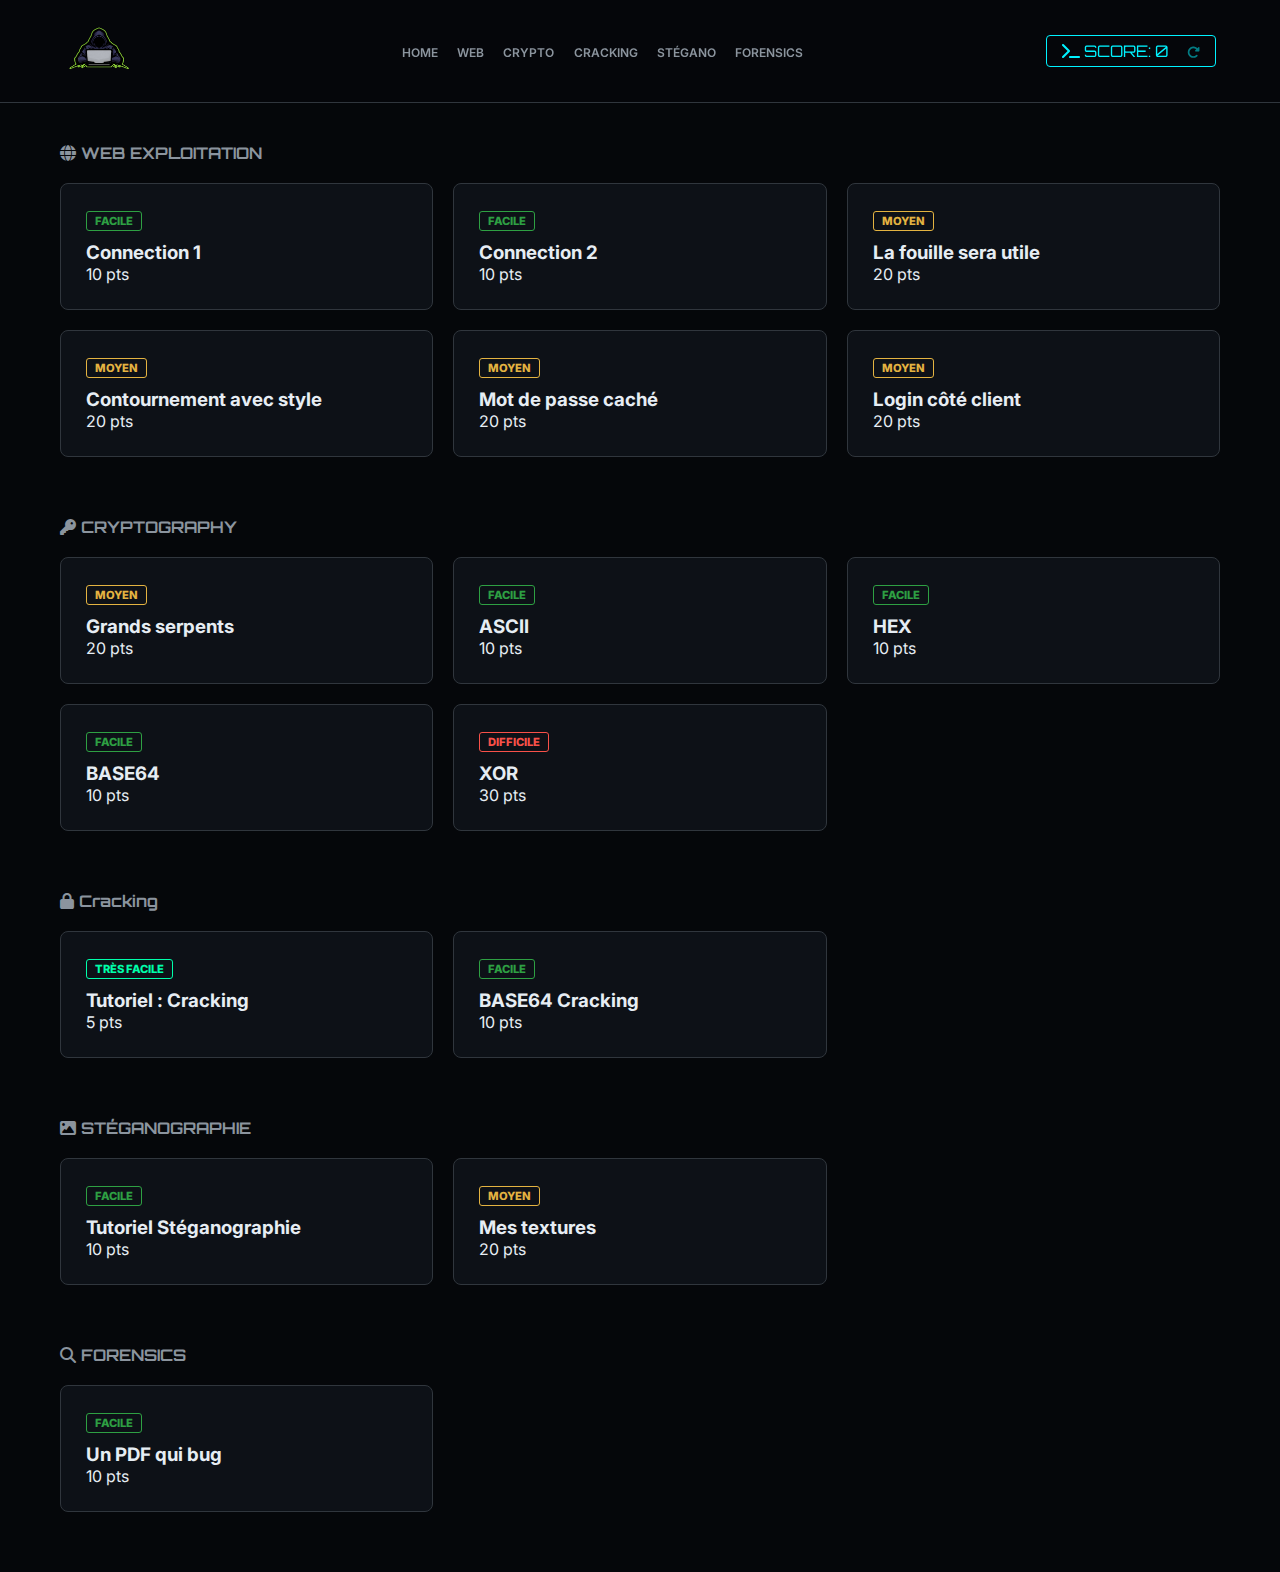
<file: CTF/index.html>
<!DOCTYPE html>
<html lang="fr">
<head>
    <meta charset="UTF-8">
    <meta name="viewport" content="width=device-width, initial-scale=1.0">
    <title>CTF</title>
    <link rel="stylesheet" href="ne pas toucher/style.css">
    <link href="https://fonts.googleapis.com/css2?family=Orbitron:wght@400;700;900&family=Inter:wght@300;400;600;800&display=swap" rel="stylesheet">
    <link rel="stylesheet" href="https://cdnjs.cloudflare.com/ajax/libs/font-awesome/6.4.0/css/all.min.css">
</head>
<body>
    <nav>
        <img src="ne pas toucher/logo.png" alt="Logo du site" class="logo">
        <ul class="nav-links">
            <li><a href="#" onclick="showSection('all')">Home</a></li>
            <li><a href="#" onclick="showSection('section-web')">Web</a></li>
            <li><a href="#" onclick="showSection('section-crypto')">Crypto</a></li>
            <li><a href="#" onclick="showSection('section-Cracking')">Cracking</a></li>
            <li><a href="#" onclick="showSection('section-stegano')">Stégano</a></li>
            <li><a href="#" onclick="showSection('section-forensics')">Forensics</a></li>
        </ul>
        <div class="score-container">
            <i class="fas fa-terminal"></i> SCORE: <span id="user-points">0</span>
            <i class="fas fa-redo-alt" id="reset-btn" title="Réinitialiser" onclick="resetProgress()" style="margin-left:15px; cursor:pointer; font-size:0.8rem; opacity:0.5;"></i>
        </div>
    </nav>

    <main class="container">
        <section id="section-web" class="category-block">
            <h2 class="category-title"><i class="fas fa-globe"></i> WEB EXPLOITATION</h2>
            <div id="list-web" class="grid-challenges"></div>
        </section>

        <section id="section-crypto" class="category-block">
            <h2 class="category-title"><i class="fas fa-key"></i> CRYPTOGRAPHY</h2>
            <div id="list-crypto" class="grid-challenges"></div>
        </section>

        <section id="section-Cracking" class="category-block">
            <h2 class="category-title"><i class="fas fa-lock"></i> Cracking</h2>
            <div id="list-Cracking" class="grid-challenges"></div>
        </section>

        <section id="section-stegano" class="category-block">
            <h2 class="category-title"><i class="fas fa-image"></i> STÉGANOGRAPHIE</h2>
            <div id="list-stegano" class="grid-challenges"></div>
        </section>

        <section id="section-forensics" class="category-block">
            <h2 class="category-title"><i class="fas fa-search"></i> FORENSICS</h2>
            <div id="list-forensics" class="grid-challenges"></div>
        </section>
    </main>

    <div id="challenge-sidebar" class="sidebar">
        <div class="sidebar-content">
            <div class="sidebar-header">
                <span id="side-category" class="tag">CATÉGORIE</span>
                <button class="btn-close" onclick="closeSidebar()"><i class="fas fa-times"></i></button>
            </div>
            <h2 id="side-title">Titre</h2>
            <div id="side-diff" class="difficulty-label">Difficulté</div>
            <div class="points-badge"><i class="fas fa-bolt"></i> <span id="side-points">0</span> POINTS</div>
            <div class="description-box"><p id="side-desc">Description...</p></div>
            <div class="submission-zone">
                <input type="text" id="flag-input" placeholder="FLAG{...}">
                <button id="submit-btn" onclick="checkFlag()">VALIDER</button>
                <p id="feedback"></p>
            </div>
        </div>
    </div>

    <div id="overlay" class="overlay" onclick="closeSidebar()"></div>

    <script src="ne pas toucher/script.js"></script>
</body>
</html>
</file>
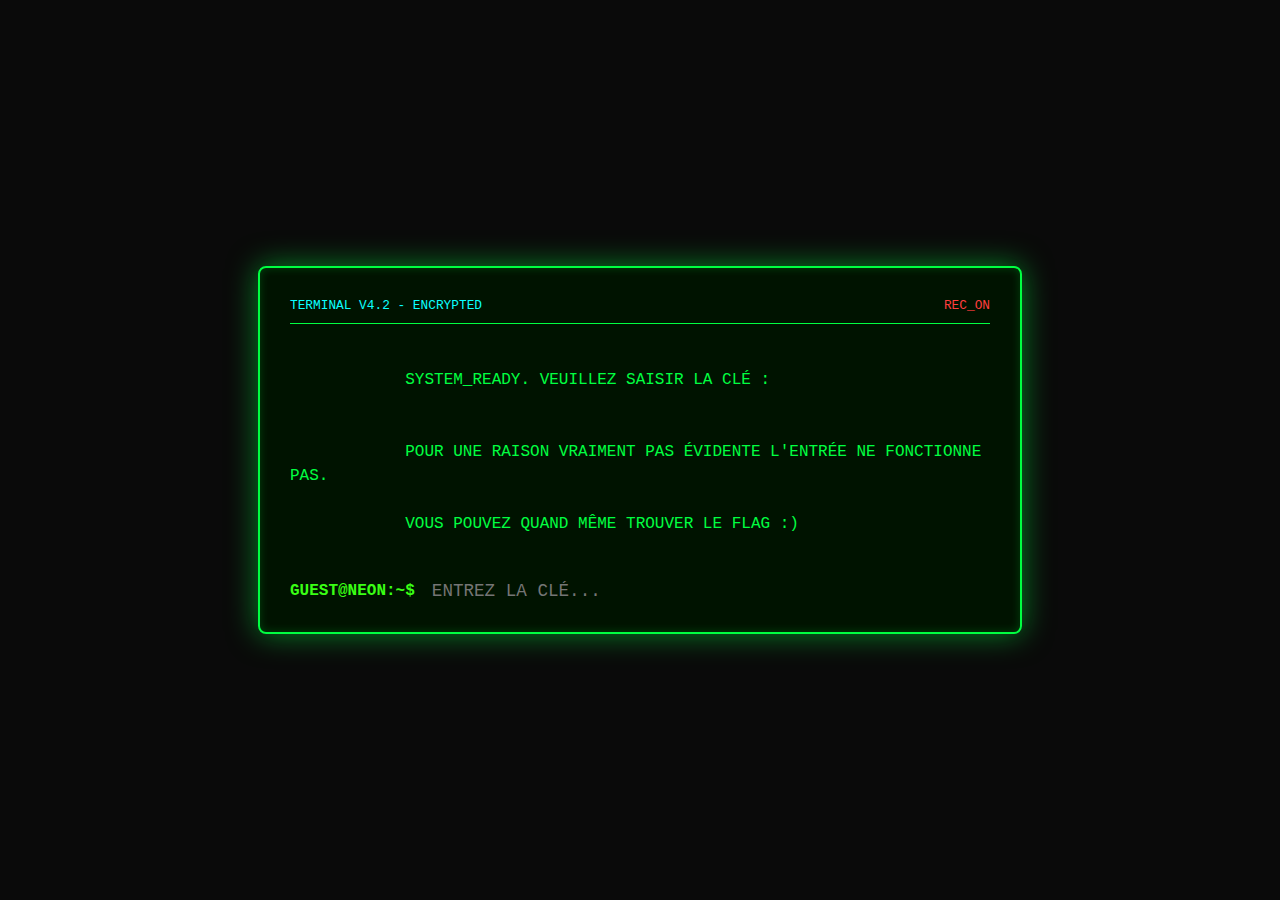
<file: ctf/ne pas toucher/web/defi7/index.html>
<!DOCTYPE html>
<html lang="fr">
<head>
    <meta charset="UTF-8">
    <title>TERMINAL_ACCESS</title>
    <link rel="stylesheet" href="style.css">
</head>
<body>
    <div class="scanline"></div>
    <div class="terminal">
        <header>
            <span class="system-label">TERMINAL V4.2 - ENCRYPTED</span>
            <span class="status-blink">REC_ON</span>
        </header>
        
        <div id="output">
            SYSTEM_READY. VEUILLEZ SAISIR LA CLÉ :<br><br>
            POUR UNE RAISON VRAIMENT PAS ÉVIDENTE L'ENTRÉE NE FONCTIONNE PAS.<br>
            VOUS POUVEZ QUAND MÊME TROUVER LE FLAG :)
        </div>
        
        <div class="input-line">
            <span class="prompt">GUEST@NEON:~$</span>
            <input type="text" id="inputField" autofocus autocomplete="off" spellcheck="false" placeholder="ENTREZ LA CLÉ...">
        </div>
    </div>
    <script src="script.js"></script>
</body>
</html>
</file>
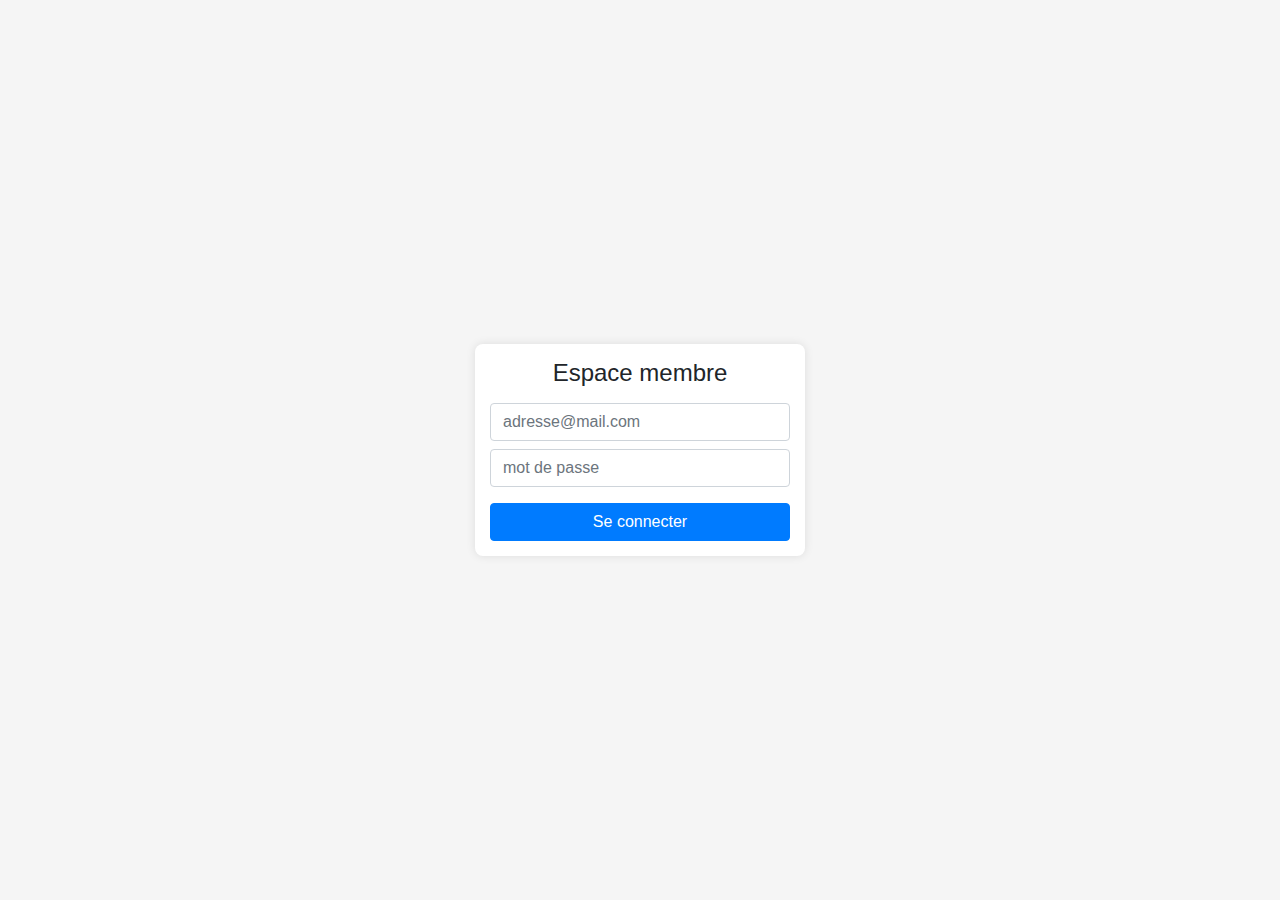
<file: CTF/ne pas toucher/web/defi1/defi1.html>
<!DOCTYPE html>
<html lang="fr">
<head>
  <meta charset="utf-8">
  <title>Défi 1</title>
  <meta name="viewport" content="width=device-width, initial-scale=1">

  <!-- Bootstrap -->
  <link rel="stylesheet" href="https://cdn.jsdelivr.net/npm/bootstrap@4.0.0/dist/css/bootstrap.min.css">
  <link href="style.css" rel="stylesheet">

<body>

  <div class="form-signin">
    <h1 class="h4 mb-3">Espace membre</h1>

    <span id="return"></span>

    <form>
      <input type="email"
             id="inputEmail"
             class="form-control mb-2"
             placeholder="adresse@mail.com"
             required>

      <input type="password"
             id="inputPassword"
             class="form-control mb-3"
             placeholder="mot de passe"
             autocomplete="off"
             required>

      <button type="submit"
              class="btn btn-primary btn-block"
              id="bouton">
        Se connecter
      </button>
    </form>
  </div>

  <!-- jQuery -->
  <script src="https://ajax.googleapis.com/ajax/libs/jquery/3.6.0/jquery.min.js"></script>
  <script src="script.js"></script>

</body>
</html>
</file>
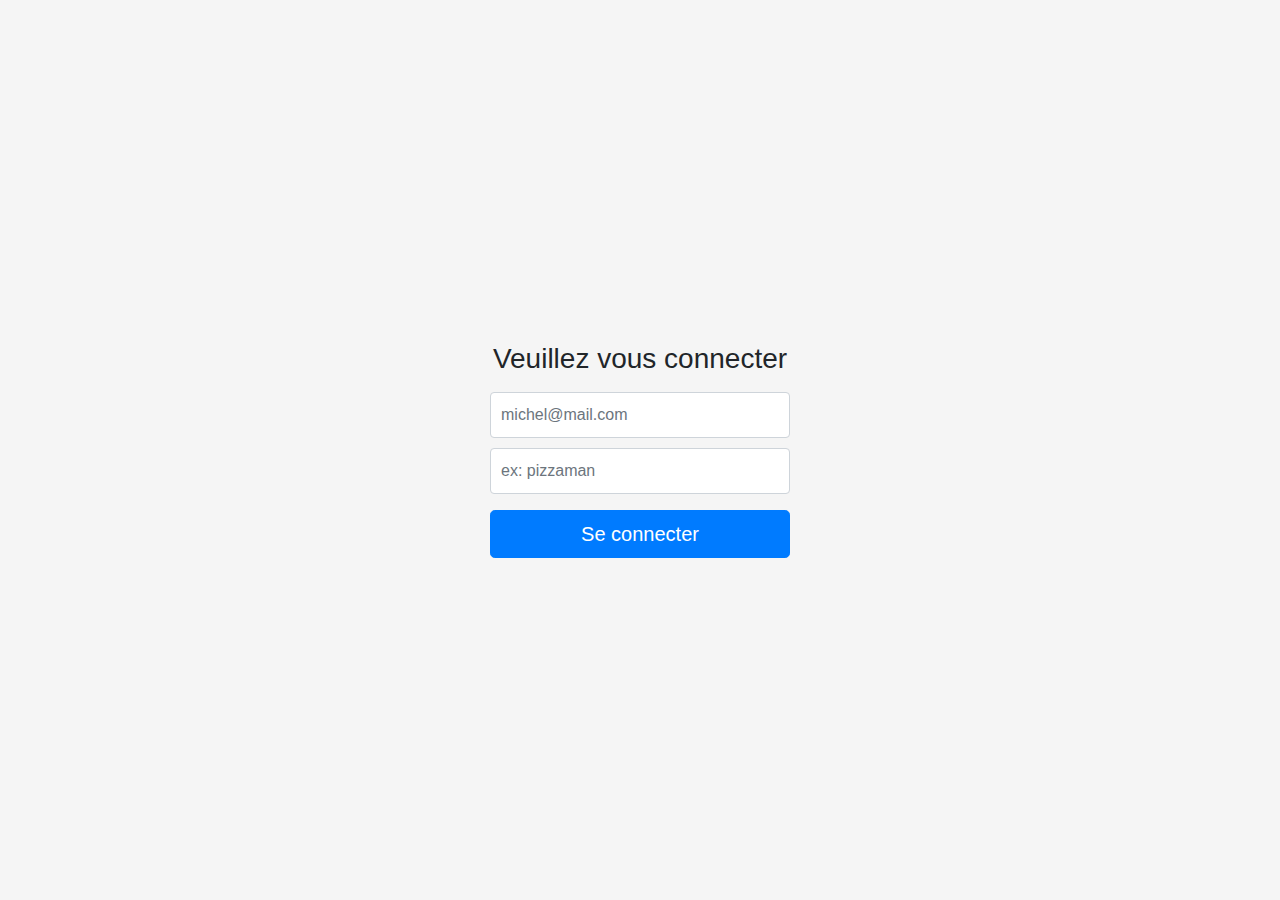
<file: CTF/ne pas toucher/web/defi2/defi2.html>
<!DOCTYPE html>
<html lang="fr">
<head>
  <meta charset="UTF-8">
  <meta name="viewport" content="width=device-width, initial-scale=1.0">
  <title>Défi 2</title>
  <link rel="stylesheet" href="https://cdn.jsdelivr.net/npm/bootstrap@4.0.0/dist/css/bootstrap.min.css">
  <link rel="stylesheet" href="style.css">
</head>
<body>
  <div class="form-signin">
    <h1 class="h3 mb-3 font-weight-normal">Veuillez vous connecter</h1>
    <span id="return"></span>
    <form>
      <input type="email" id="inputEmail" class="form-control" placeholder="michel@mail.com">
      <input type="password" id="inputPassword" class="form-control" placeholder="ex: pizzaman" required>
      <div class="checkbox mb-3">
      </div>
      <input type="submit" id="bouton" class="btn btn-lg btn-primary btn-block" value="Se connecter">
    </form>
  </div>
  <script src="https://ajax.googleapis.com/ajax/libs/jquery/1.12.2/jquery.min.js"></script>
  <script src="script.js"></script>
</body>
</html>
</file>
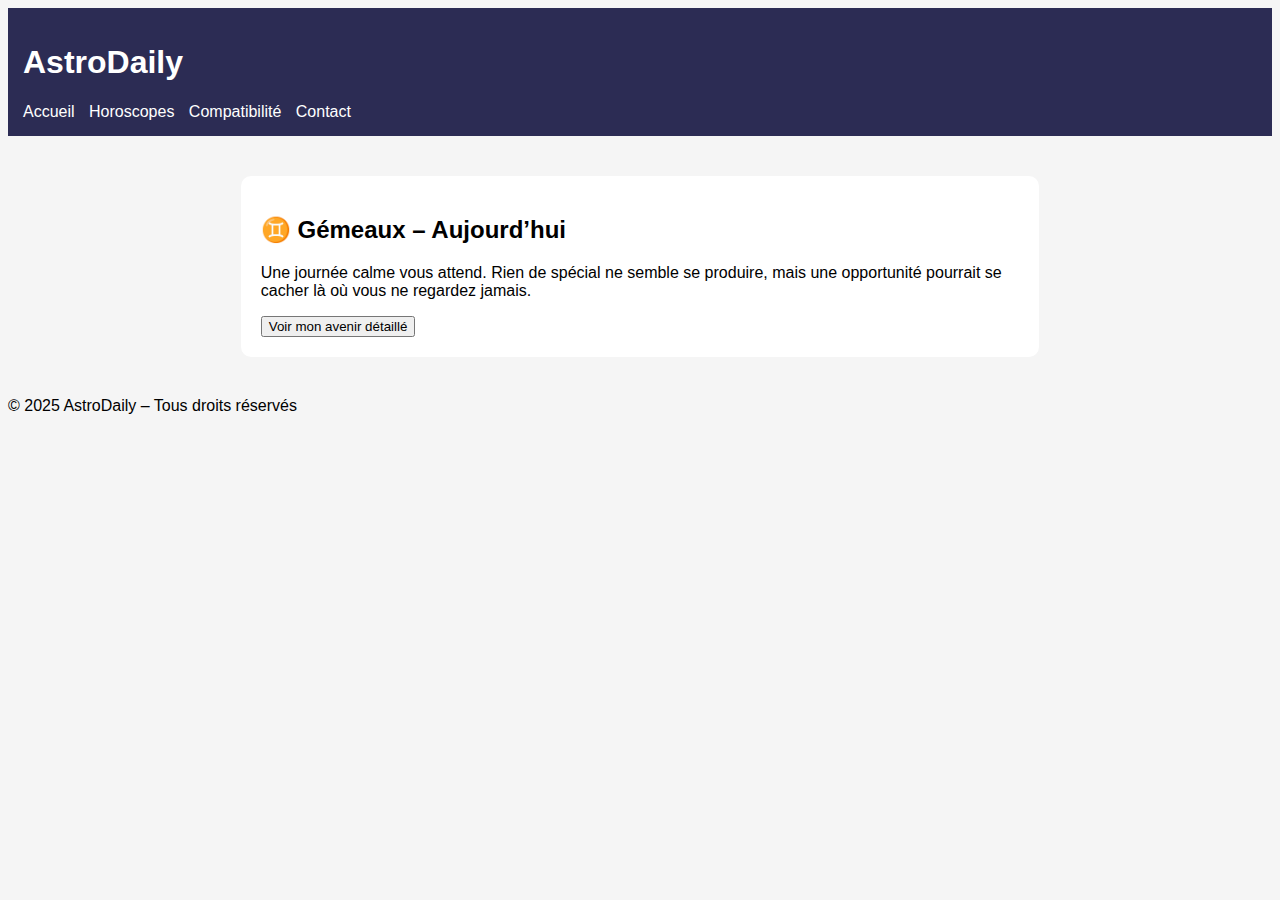
<file: CTF/ne pas toucher/web/defi3/defi3.html>
<!DOCTYPE html>
<html lang="fr">
<head>
<meta charset="UTF-8">
<title>AstroDaily – Horoscope du jour</title>

<meta name="description" content="Votre horoscope quotidien gratuit">

<link rel="stylesheet" href="style.css">

</head>

<body>

<header>
    <h1>AstroDaily</h1>
    <nav>
        <a href="#">Accueil</a>
        <a href="#">Horoscopes</a>
        <a href="#">Compatibilité</a>
        <a href="#">Contact</a>
    </nav>
</header>

<main class="card">
    <h2>♊ Gémeaux – Aujourd’hui</h2>
    <p>
        Une journée calme vous attend.  
        Rien de spécial ne semble se produire, mais une opportunité
        pourrait se cacher là où vous ne regardez jamais.
    </p>

    <button id="btn">Voir mon avenir détaillé</button>

    <!-- flag{illusion_ -->
</main>

<footer>
    © 2025 AstroDaily – Tous droits réservés
</footer>

<script src="script.js"></script>
</body>
</html>
</file>
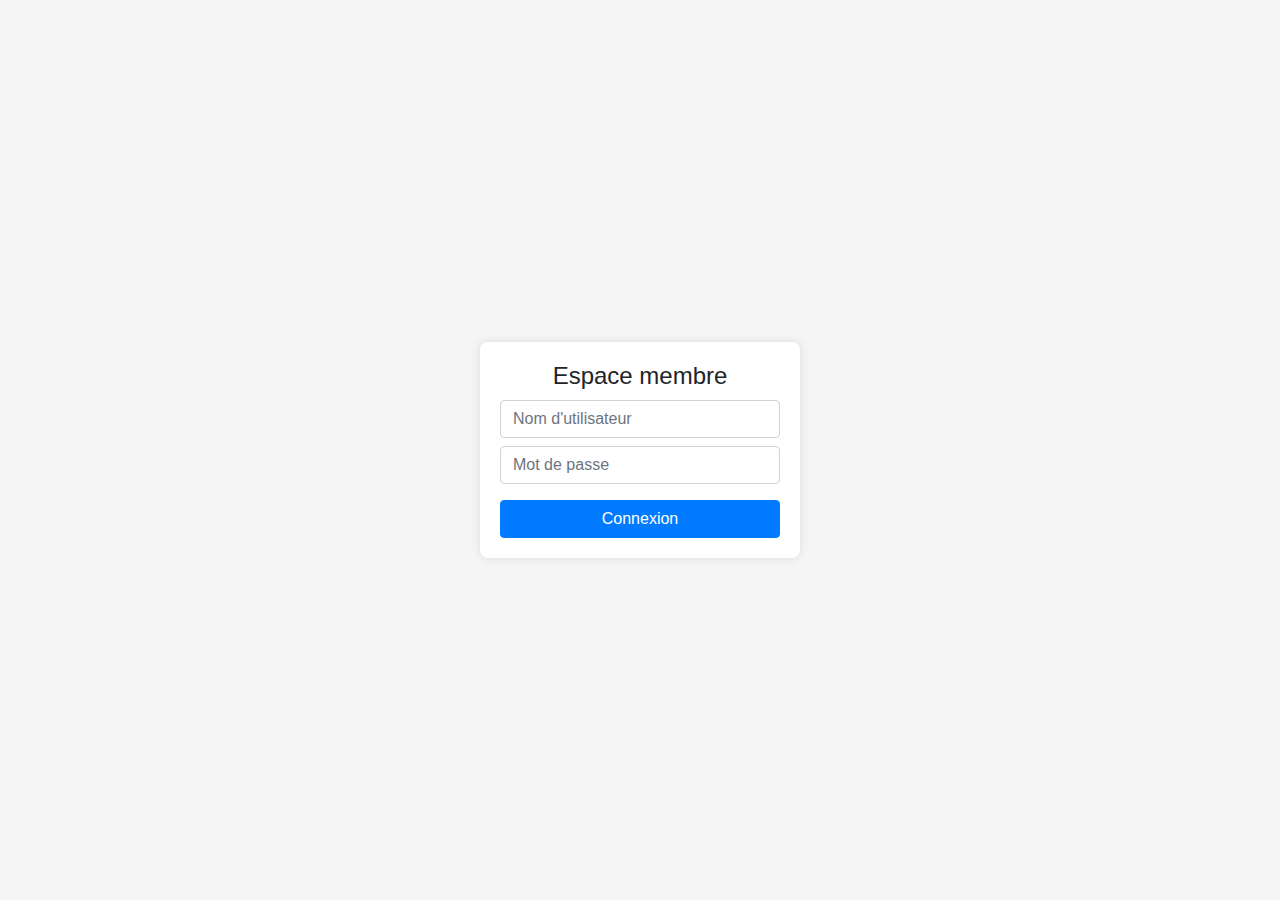
<file: CTF/ne pas toucher/web/defi4/defi4.html>
<!DOCTYPE html>
<html lang="fr">
<head>
  <meta charset="utf-8">
  <title>Défi 4 - Login</title>
  <meta name="viewport" content="width=device-width, initial-scale=1">

  <link rel="stylesheet" href="https://cdn.jsdelivr.net/npm/bootstrap@4.0.0/dist/css/bootstrap.min.css">
  <link rel="stylesheet" href="style.css">
</head>

<body>

<div class="box">
  <h4>Espace membre</h4>

  <span id="return"></span>

  <form id="loginForm">
    <input type="text" id="username" class="form-control mb-2" placeholder="Nom d'utilisateur">
    <input type="password" id="password" class="form-control mb-3" placeholder="Mot de passe">
    <button type="submit" class="btn btn-primary btn-block">Connexion</button>
  </form>
</div>

<script src="https://ajax.googleapis.com/ajax/libs/jquery/3.6.0/jquery.min.js"></script>
<script src="script.js"></script>

</body>
</html>
</file>
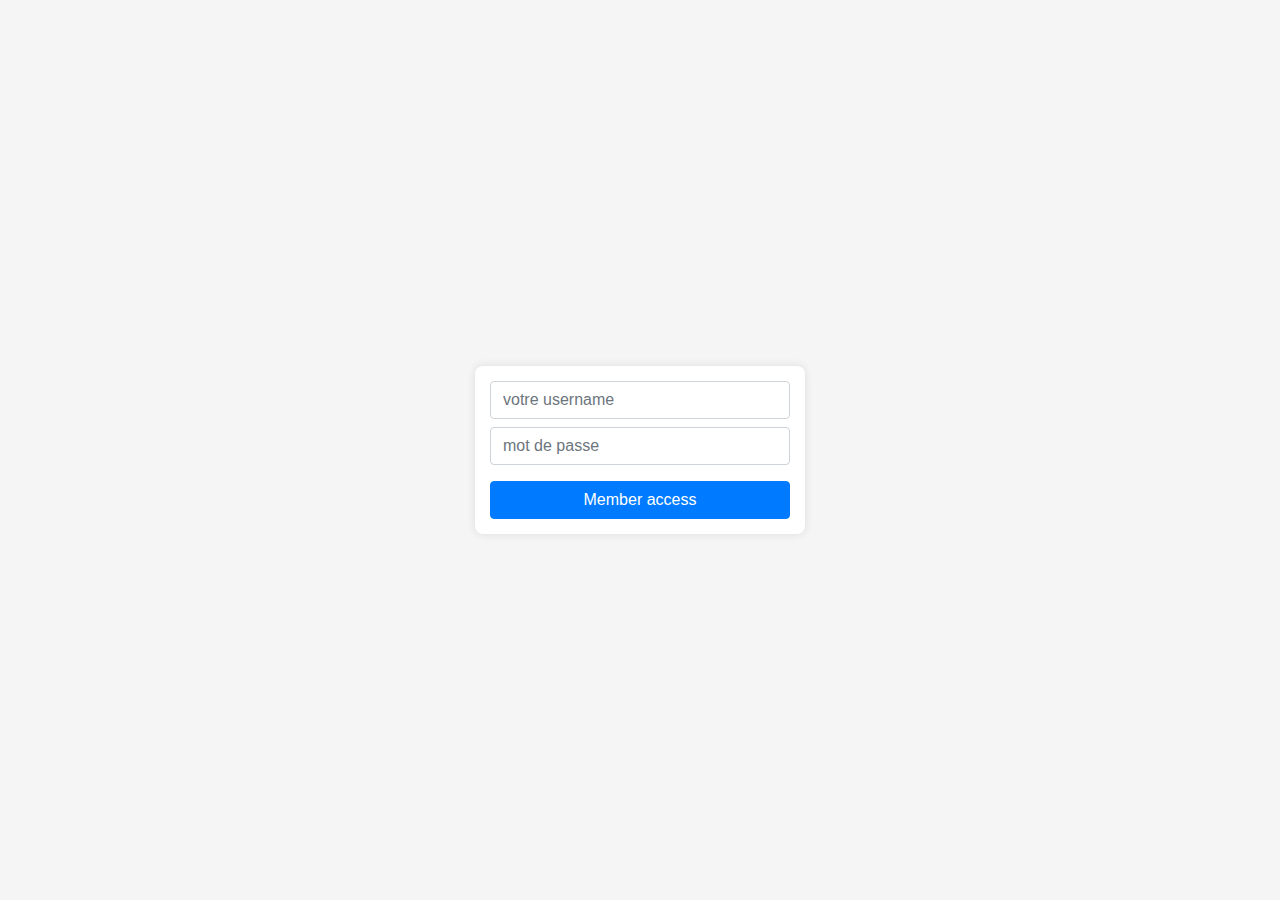
<file: CTF/ne pas toucher/web/defi6/defi6.html>
<!DOCTYPE html>
<html>
<head>
  <meta charset="UTF-8">
  <title>Fermé</title>
  <meta name="viewport" content="width=device-width, initial-scale=1">
  <link rel="stylesheet" href="https://cdn.jsdelivr.net/npm/bootstrap@4.0.0/dist/css/bootstrap.min.css">
  <link href="style.css" rel="stylesheet">
</head>
<body>
  <section class="form-signin">
    <form name="log">
      <input type="text" name="login" class="form-control mb-2" placeholder="votre username" required>
      <input type="password" name="password" class="form-control mb-3" placeholder="mot de passe" autocomplete="off" required>
      <input type="submit" value="Member access" class="btn btn-primary btn-block" onclick="i(event)">
      <input type="hidden" name="jeton" value="j6PlnCA0y910">
    </form>
  </section>
<script src="script.js"></script>
</body>
</html>
</file>
<file: CTF/ne pas toucher/style.css>
:root {
    --bg-dark: #05070a;
    --bg-card: #0d1117;
    --bg-sidebar: #12161d;
    --bg-solved: #020406;
    --accent: #00f2ff;
    --accent-glow: rgba(0, 242, 255, 0.5);
    --text-main: #e6edf3;
    --text-dim: #8b949e;
    --border: #30363d;
    --very-easy: #00ffaa;
    --easy: #2ea043;
    --medium: #e3b341;
    --hard: #f85149;
}

html { scroll-behavior: smooth; }
* { box-sizing: border-box; margin: 0; padding: 0; }

body {
    background-color: var(--bg-dark);
    color: var(--text-main);
    font-family: 'Inter', sans-serif;
    overflow-x: hidden;
}

/* NAVIGATION & LOGO */
nav {
    display: flex; justify-content: space-between; align-items: center;
    padding: 1rem 5%; background: rgba(5, 7, 10, 0.9);
    backdrop-filter: blur(10px); border-bottom: 1px solid var(--border);
    position: sticky; top: 0; z-index: 100;
}
.logo-link { text-decoration: none; }
.logo-box {
    font-family: 'Orbitron', sans-serif; background: var(--accent);
    color: var(--bg-dark); padding: 5px 15px; font-weight: 900;
    clip-path: polygon(10% 0, 100% 0, 90% 100%, 0 100%); transition: 0.3s;
    display: inline-block;
}
.logo-box:hover { box-shadow: 0 0 15px var(--accent); transform: scale(1.05); }

.nav-links { display: flex; list-style: none; gap: 1.2rem; }
.nav-links a { color: var(--text-dim); text-decoration: none; font-size: 0.75rem; text-transform: uppercase; font-weight: 600; }
.nav-links a:hover { color: var(--accent); }

.score-container { color: var(--accent); font-family: 'Orbitron', sans-serif; border: 1px solid var(--accent); padding: 5px 15px; border-radius: 4px; }

/* DASHBOARD */
.hero { padding: 60px 5%; text-align: center; border-bottom: 1px solid var(--border); }
.glitch { font-family: 'Orbitron', sans-serif; font-size: 2.5rem; color: var(--accent); }
.container { max-width: 1200px; margin: 40px auto; padding: 0 20px; }
.category-block { margin-bottom: 60px; scroll-margin-top: 100px; }
.category-title { color: var(--text-dim); font-family: 'Orbitron', sans-serif; margin-bottom: 20px; font-size: 1rem; }

.grid-challenges { display: grid; grid-template-columns: repeat(auto-fill, minmax(280px, 1fr)); gap: 20px; }

.challenge-card { background: var(--bg-card); border: 1px solid var(--border); padding: 25px; border-radius: 8px; cursor: pointer; transition: 0.3s; }
.challenge-card:hover { border-color: var(--accent); transform: translateY(-5px); }

/* ÉTAT RÉUSSI (Sombre) */
.challenge-card.solved { background: var(--bg-solved) !important; opacity: 0.4; cursor: default; pointer-events: none; filter: grayscale(1); }
.challenge-card.solved h3::after { content: " \f058"; font-family: "Font Awesome 6 Free"; font-weight: 900; color: var(--very-easy); margin-left: 10px; }

.card-diff { font-size: 0.7rem; font-weight: 800; text-transform: uppercase; margin-bottom: 10px; display: inline-block; padding: 2px 8px; border: 1px solid; border-radius: 3px; }

/* SIDEBAR & BOUTONS TÉLÉCHARGEMENT */
.sidebar { position: fixed; top: 0; right: -100%; width: clamp(260px, 30vw, 380px); max-width: 400px; height: 100%; background: var(--bg-sidebar); z-index: 1001; transition: 0.5s; border-left: 1px solid var(--border); }
.sidebar.active { right: 0; }
.sidebar-content { padding: 40px; display: flex; flex-direction: column; height: 100%; }
.btn-close { background: none; border: none; color: var(--text-dim); font-size: 1.5rem; cursor: pointer; }
.description-box { background: rgba(0,0,0,0.3); padding: 20px; border-radius: 8px; flex-grow: 1; border: 1px solid var(--border); margin: 20px 0; }

.download-btn {
    display: inline-block; margin-top: 15px; padding: 10px 15px; 
    background: rgba(0, 242, 255, 0.1); color: var(--accent) !important; 
    border: 1px solid var(--accent); text-decoration: none; border-radius: 4px; font-weight: bold;
}
.download-btn:hover { background: var(--accent); color: var(--bg-dark) !important; }

.submission-zone input { width: 100%; padding: 12px; background: var(--bg-dark); border: 1px solid var(--border); color: white; margin-bottom: 10px; border-radius: 4px; }
.submission-zone button { width: 100%; padding: 12px; background: var(--accent); color: var(--bg-dark); border: none; font-weight: 800; cursor: pointer; border-radius: 4px; }

.overlay { position: fixed; top: 0; left: 0; width: 100%; height: 100%; background: rgba(0,0,0,0.8); z-index: 1000; display: none; }
.overlay.active { display: block; }

/* Difficultés */
.v-easy { color: var(--very-easy); border-color: var(--very-easy); }
.easy { color: var(--easy); border-color: var(--easy); }
.medium { color: var(--medium); border-color: var(--medium); }
.hard { color: var(--hard); border-color: var(--hard); }

a {
    color: #00f2ff;
}

nav .logo {
    height: 70px;
    margin-right: 25px;
    display: block;
}

.WEB-btn {
    display: inline-block; margin-top: 15px; padding: 10px 15px; 
    background: rgba(0, 242, 255, 0.1); color: var(--accent) !important; 
    border: 1px solid var(--accent); text-decoration: none; border-radius: 4px; font-weight: bold;
}
</file>
<file: ctf/ne pas toucher/web/defi7/style.css>
:root {
    --glow-color: #00ff41;
    --bg-color: #0a0a0a;
    --prompt-color: #39ff14;
    --error-color: #ff3e3e;
    --header-color: #0affff;
}

body {
    background-color: var(--bg-color);
    color: var(--glow-color);
    font-family: 'Courier New', Courier, monospace;
    display: flex;
    justify-content: center;
    align-items: center;
    height: 100vh;
    margin: 0;
    overflow: hidden;
    text-transform: uppercase;
}

.scanline {
    width: 100%;
    height: 100px;
    z-index: 10;
    background: linear-gradient(0deg, rgba(0, 255, 65, 0) 0%, rgba(0, 255, 65, 0.1) 50%, rgba(0, 255, 65, 0) 100%);
    opacity: 0.1;
    position: absolute;
    bottom: 100%;
    animation: scan 6s linear infinite;
    pointer-events: none;
}

@keyframes scan {
    to { bottom: -100px; }
}

.terminal {
    width: 80%;
    max-width: 700px;
    padding: 30px;
    border: 2px solid var(--glow-color);
    background: rgba(0, 20, 0, 0.95);
    box-shadow: 0 0 30px rgba(0, 255, 65, 0.5), inset 0 0 10px rgba(0, 255, 65, 0.2);
    position: relative;
    border-radius: 8px;
}

header {
    display: flex;
    justify-content: space-between;
    font-size: 0.8rem;
    margin-bottom: 20px;
    border-bottom: 1px solid var(--glow-color);
    padding-bottom: 10px;
    color: var(--header-color);
}

.status-blink {
    color: var(--error-color);
    animation: blink 1s steps(2, start) infinite;
}

@keyframes blink { to { visibility: hidden; } }

#output {
    min-height: 60px;
    line-height: 1.5;
    margin-bottom: 20px;
    white-space: pre-wrap;
}

.input-line {
    display: flex;
    align-items: center;
}

.prompt {
    color: var(--prompt-color);
    margin-right: 15px;
    font-weight: bold;
}

#inputField {
    background: transparent;
    border: none;
    color: var(--glow-color);
    font-family: inherit;
    font-size: 1.1rem;
    outline: none;
    flex-grow: 1;
    caret-color: var(--glow-color);
}
</file>
<file: CTF/ne pas toucher/web/defi1/style.css>
html, body {
      height: 100%;
    }

    body {
      display: flex;
      align-items: center;
      justify-content: center;
      background-color: #f5f5f5;
    }

    .form-signin {
      width: 100%;
      max-width: 330px;
      padding: 15px;
      text-align: center;
      background: white;
      border-radius: 8px;
      box-shadow: 0 0 10px rgba(0,0,0,0.1);
    }

    #return {
      display: block;
      margin-bottom: 10px;
      font-weight: bold;
    }
</file>
<file: CTF/ne pas toucher/web/defi2/style.css>
body {
      display: flex;
      align-items: center;
      justify-content: center;
      height: 100vh;
      background-color: #f5f5f5;
    }
    .form-signin {
      width: 100%;
      max-width: 330px;
      padding: 15px;
      text-align: center;
    }
    .form-control {
      margin-bottom: 10px;
      padding: 10px;
      font-size: 16px;
    }
    #return { color: red; }
</file>
<file: CTF/ne pas toucher/web/defi3/style.css>
/* normalisation visuelle */

body {
    font-family: Arial, sans-serif;
    background: #f5f5f5;
}

header {
    background: #2c2c54;
    color: white;
    padding: 15px;
}

nav a {
    color: white;
    margin-right: 10px;
    text-decoration: none;
}

.card {
    background: white;
    padding: 20px;
    width: 60%;
    margin: 40px auto;
    border-radius: 10px;
}

/*
    regarde_
*/
</file>
<file: CTF/ne pas toucher/web/defi4/style.css>
body {
  height: 100vh;
  display: flex;
  justify-content: center;
  align-items: center;
  background: #f5f5f5;
}

.box {
  width: 320px;
  padding: 20px;
  background: white;
  border-radius: 8px;
  text-align: center;
  box-shadow: 0 0 10px rgba(0,0,0,0.1);
}

#return {
  font-weight: bold;
  margin-bottom: 10px;
  display: block;
}
</file>
<file: CTF/ne pas toucher/web/defi6/style.css>
html, body {
    height: 100%;
}

 body {
    display: flex;
    align-items: center;
    justify-content: center;
    background-color: #f5f5f5;
}

.form-signin {
    width: 100%;
    max-width: 330px;
    padding: 15px;
    text-align: center;
    background: white;
    border-radius: 8px;
    box-shadow: 0 0 10px rgba(0,0,0,0.1);
}
</file>
